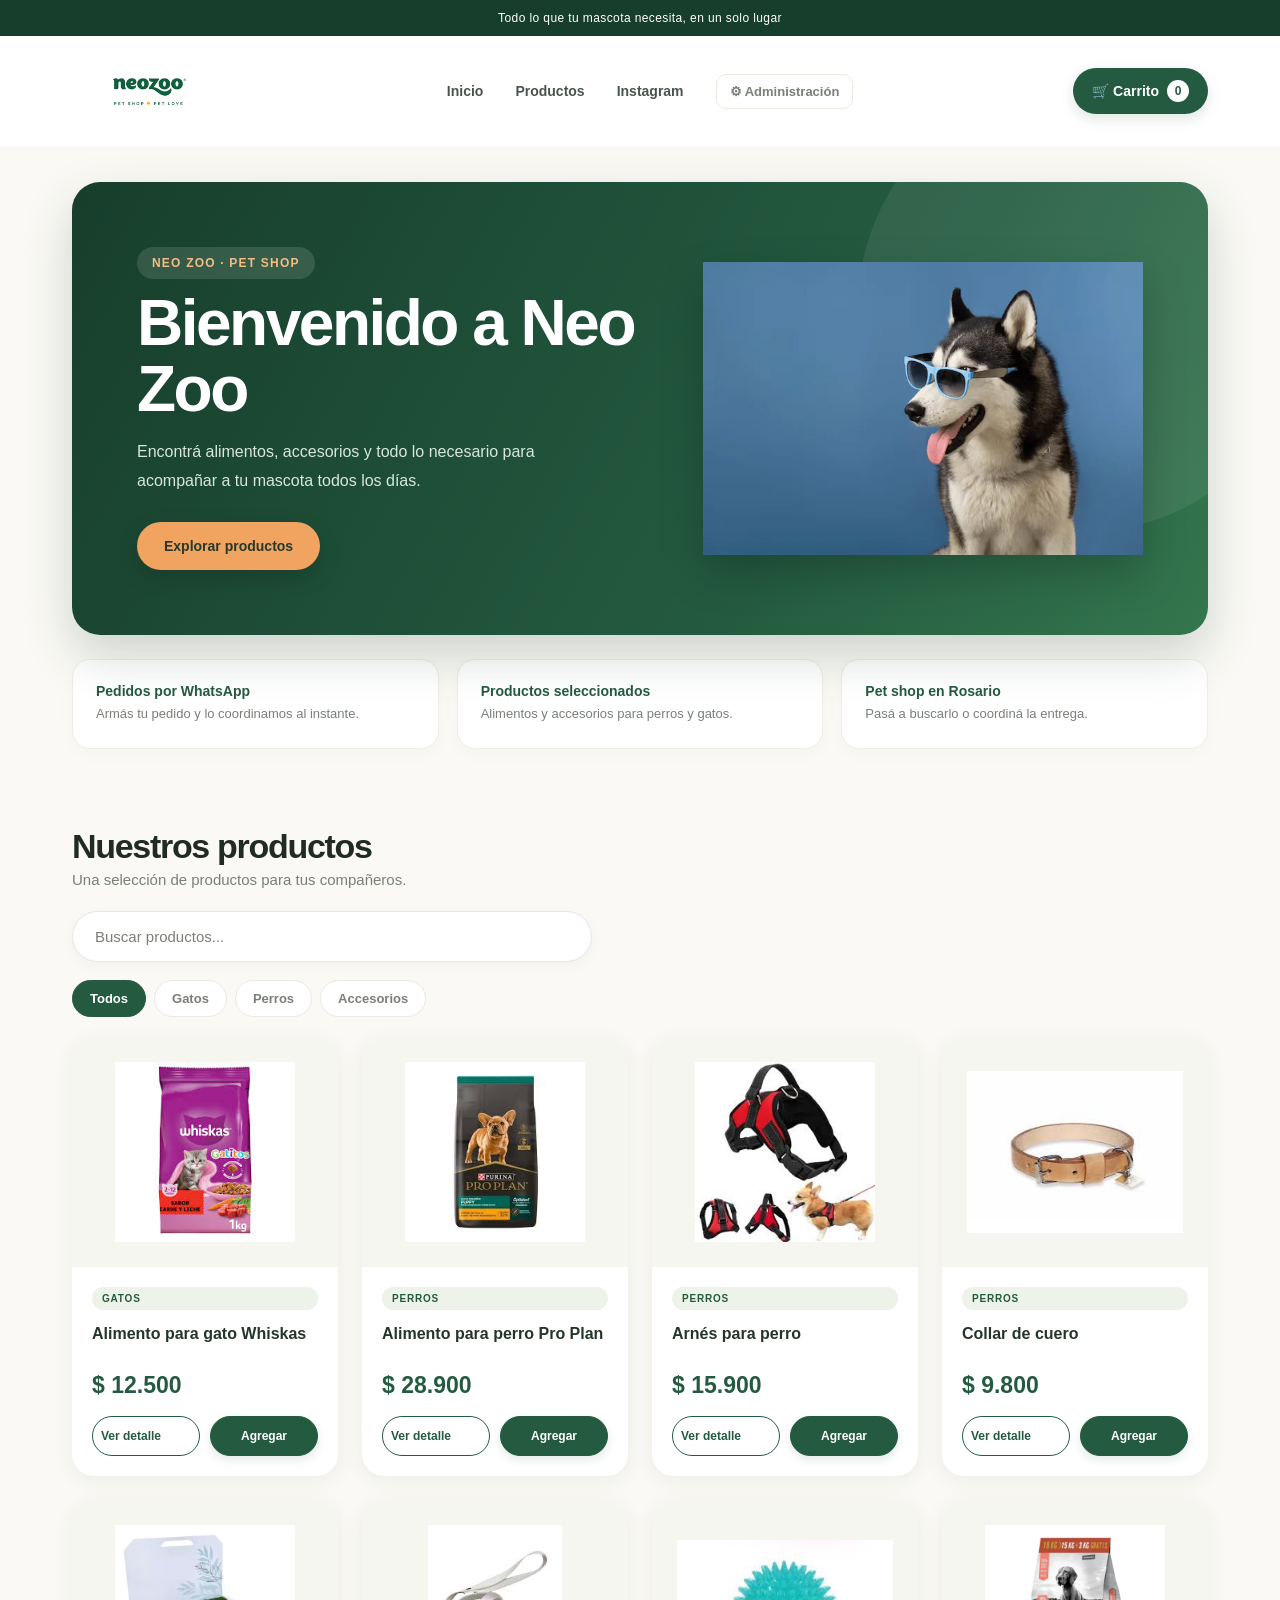
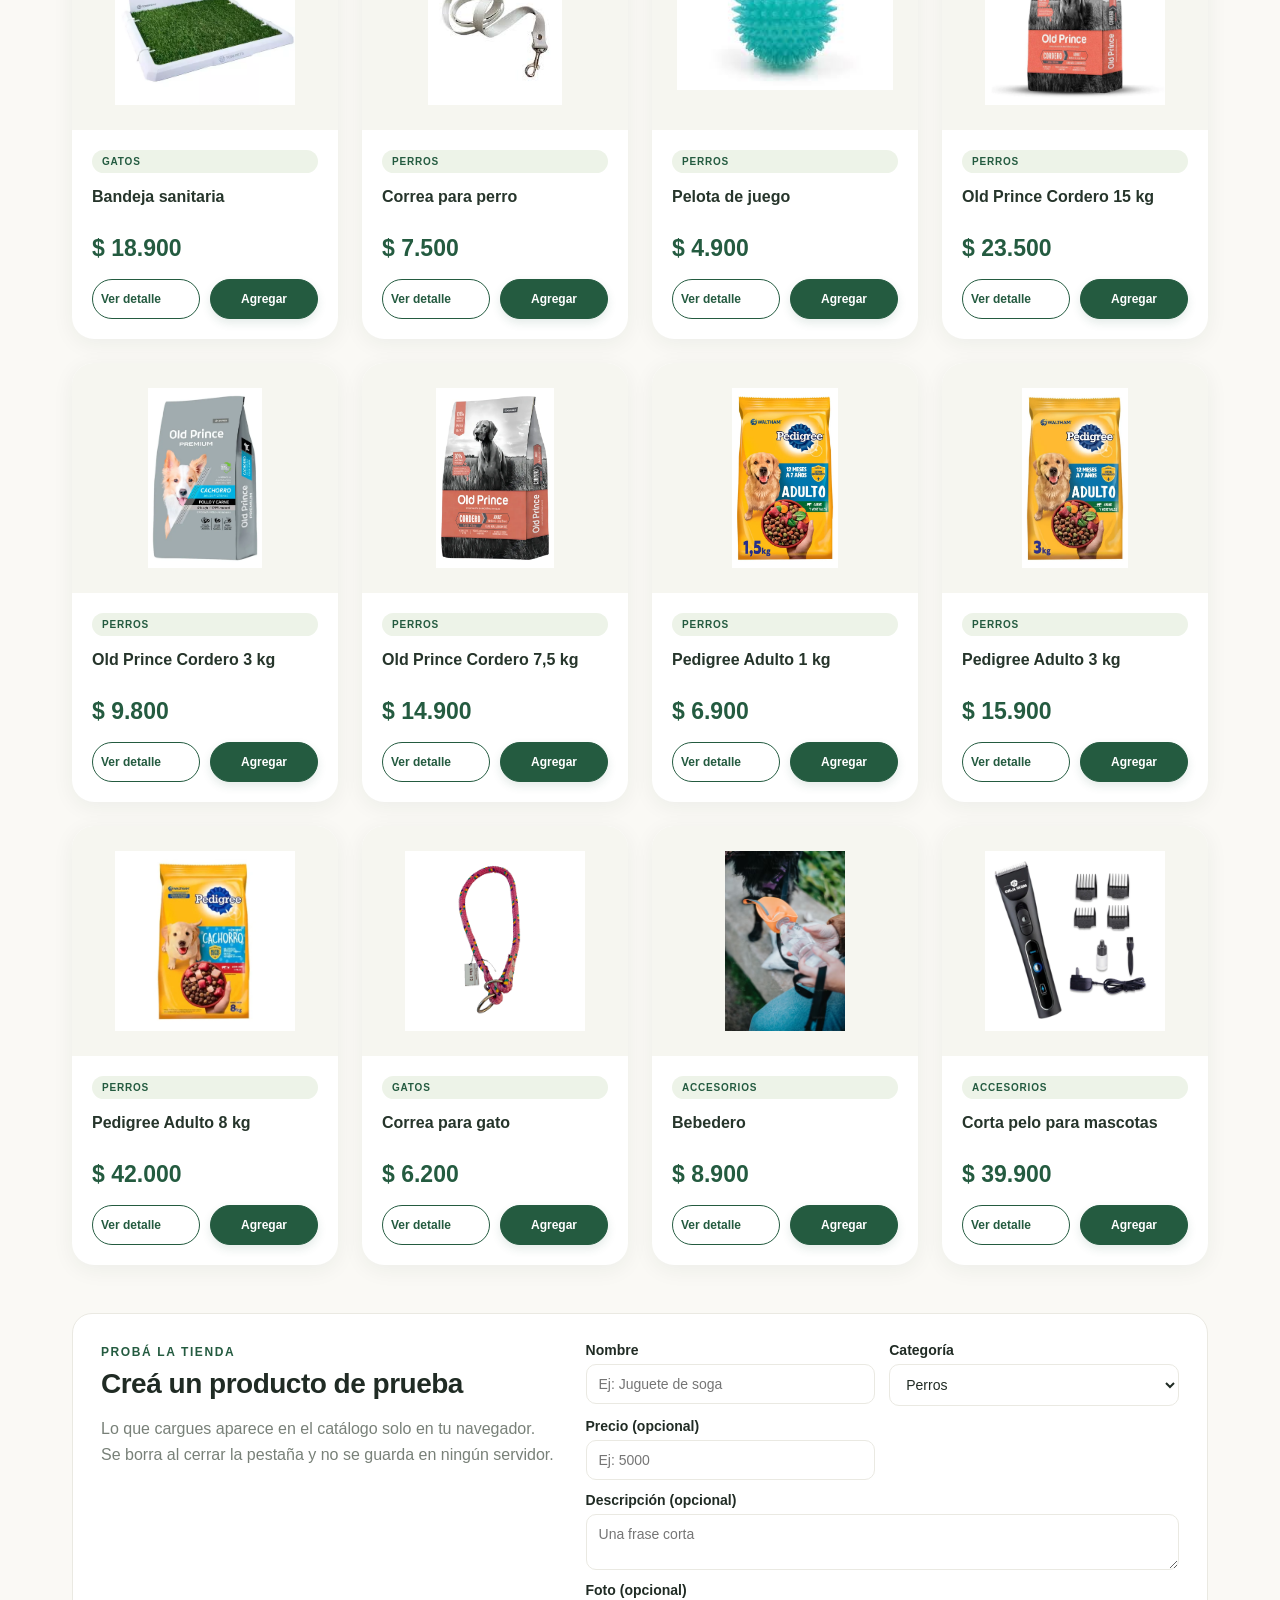
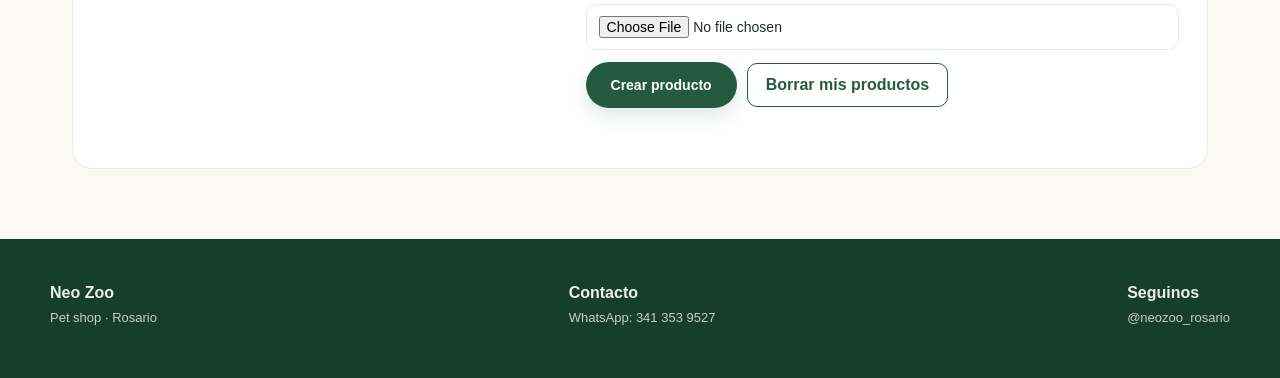
<file: index.html>
<!DOCTYPE html>
<html lang="es">

<head>
    <!-- Configuración del documento -->
    <meta charset="UTF-8">
    <meta name="viewport" content="width=device-width, initial-scale=1.0">

    <title>Neo Zoo - Tu tienda de mascotas</title>

    <!-- Estilos -->
    <link rel="stylesheet" href="css/styles.css">
</head>

<body>

    <!-- =================================
         1. BARRA SUPERIOR
    ================================== -->

    <div class="topbar">
        Todo lo que tu mascota necesita, en un solo lugar
    </div>


    <!-- =================================
         2. ENCABEZADO Y NAVEGACIÓN
    ================================== -->

    <header class="header">

        <nav class="nav">

            <!-- Logo -->
            <a class="brand" href="index.html">
                <img src="img/logo-portada.png" alt="Neo Zoo">
            </a>

            <!-- Menú principal -->
            <div class="navlinks">
                <a href="index.html">Inicio</a>
                <a href="#productos">Productos</a>

                <a href="https://www.instagram.com/neozoo_rosario/"
                   target="_blank"
                   rel="noreferrer">
                    Instagram
                </a>
                <a href="admin.html" class="admin-access">
                ⚙ Administración
                </a>
            </div>

            <!-- Acceso al carrito -->
            <a class="cart-link" href="carrito.html">
                🛒 Carrito
                <span id="cart-count">0</span>
            </a>

        </nav>

    </header>


    <!-- =================================
         3. CONTENIDO PRINCIPAL
    ================================== -->

    <main>

        <!-- Portada principal -->

        <section class="hero">

            <div class="hero-copy">

                <span class="eyebrow">
                    Neo Zoo · Pet shop
                </span>

                <h1>
                    Bienvenido a Neo Zoo
                </h1>

                <p>
                    Encontrá alimentos, accesorios y todo lo necesario
                    para acompañar a tu mascota todos los días.
                </p>

                <a class="primary" href="#productos">
                    Explorar productos
                </a>

            </div>

            <!-- Imagen de portada -->

            <img src="img/perro-bar.webp" alt="Perro">

        </section>


    <!-- Beneficios -->

        <section class="beneficios">
            <div><strong>Pedidos por WhatsApp</strong><span>Armás tu pedido y lo coordinamos al instante.</span></div>
            <div><strong>Productos seleccionados</strong><span>Alimentos y accesorios para perros y gatos.</span></div>
            <div><strong>Pet shop en Rosario</strong><span>Pasá a buscarlo o coordiná la entrega.</span></div>
        </section>

        <!-- =================================
             4. CATÁLOGO DE PRODUCTOS
        ================================== -->

        <section id="productos">

            <div class="section-head">

                <div>
                    <h2>Nuestros productos</h2>

                    <p>
                        Una selección de productos para tus compañeros.
                    </p>
                </div>

            </div>


            <!-- Buscador -->

            <div class="search-box">

                <input
                    type="search"
                    id="search-input"
                    placeholder="Buscar productos..."
                    autocomplete="off"
                    aria-label="Buscar productos"
                >

            </div>


            <!-- Filtros por categoría -->

            <div class="filters" id="filters">
            </div>


            <!-- Productos generados mediante JavaScript -->

            <div class="grid" id="product-grid">
            </div>

        </section>
            <!-- Prueba para el entrevistador -->
    <section class="demo" id="demo">
        <div class="demo-texto">
            <span class="eyebrow">Probá la tienda</span>
            <h2>Creá un producto de prueba</h2>
            <p>Lo que cargues aparece en el catálogo solo en tu navegador. Se borra al cerrar la pestaña y no se guarda en ningún servidor.</p>
        </div>

        <form id="form-demo" class="demo-form">
            <label>Nombre
                <input name="nombre" required maxlength="60" placeholder="Ej: Juguete de soga">
            </label>

            <label>Categoría
                <select name="categoria">
                    <option>Perros</option>
                    <option>Gatos</option>
                    <option>Accesorios</option>
                    <option>Otros</option>
                </select>
            </label>

            <label>Precio (opcional)
                <input name="precio" type="number" min="0" step="1" placeholder="Ej: 5000">
            </label>

            <label class="ancho">Descripción (opcional)
                <textarea name="descripcion" rows="2" maxlength="160" placeholder="Una frase corta"></textarea>
            </label>

            <label class="ancho">Foto (opcional)
                <input name="foto" type="file" accept="image/*">
            </label>

            <div class="demo-botones ancho">
                <button class="primary" type="submit">Crear producto</button>
                <button class="secundario" type="button" id="borrar-demo">Borrar mis productos</button>
            </div>

            <p class="demo-msg ancho" id="demo-msg" role="status"></p>
        </form>
    </section>
    </main>


    <!-- =================================
         5. PIE DE PÁGINA
    ================================== -->

    <footer class="footer">

        <div class="footer-inner">

            <!-- Información del negocio -->

            <div>
                <strong>Neo Zoo</strong>
                <p>Pet shop · Rosario</p>
            </div>


            <!-- Contacto -->

            <div>
                <strong>Contacto</strong>

                <p>
                    <a href="https://wa.me/5493364609342"
                       target="_blank"
                       rel="noreferrer">
                        WhatsApp: 341 353 9527
                    </a>
                </p>
            </div>


            <!-- Redes sociales -->

            <div>
                <strong>Seguinos</strong>

                <p>
                    <a href="https://www.instagram.com/neozoo_rosario/"
                       target="_blank"
                       rel="noreferrer">
                        @neozoo_rosario
                    </a>
                </p>
            </div>

        </div>

    </footer>


    <!-- =================================
         6. ARCHIVOS JAVASCRIPT
    ================================== -->

    <!-- Catálogo de productos -->
    <script src="js/app.js"></script>
</body>
    
</html>
</file>
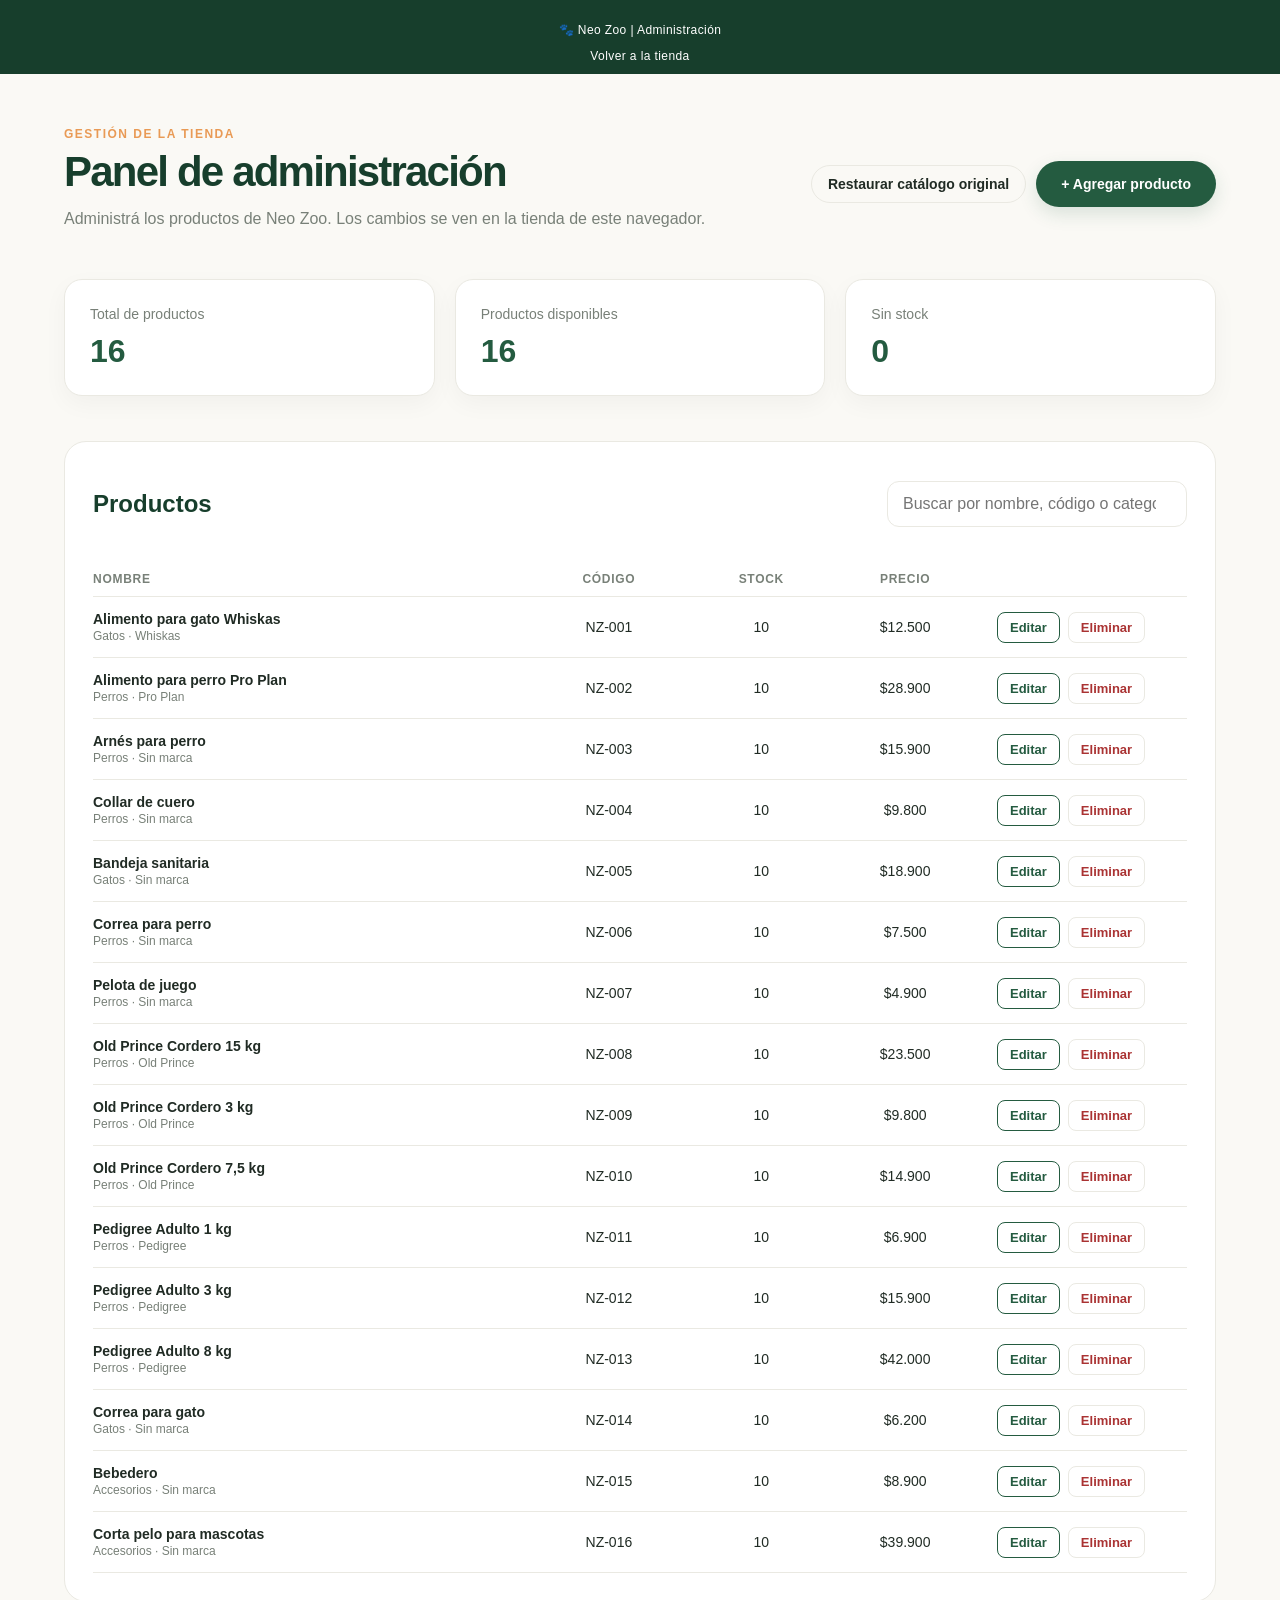
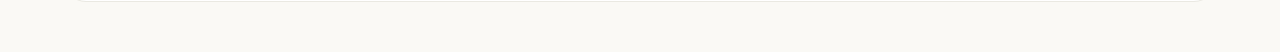
<file: admin.html>
<!DOCTYPE html>
<html lang="es">
<head>
    <meta charset="UTF-8">
    <meta name="viewport" content="width=device-width, initial-scale=1.0">
    <link rel="stylesheet" href="css/styles.css">
    <title>Administración | Neo Zoo</title>
</head>
<body>
 
    <header class="topbar">
        <p>🐾 Neo Zoo | Administración</p>
        <a href="index.html">Volver a la tienda</a>
    </header>
 
    <main class="admin-container">
 
        <section class="admin-header">
            <div>
                <span>GESTIÓN DE LA TIENDA</span>
                <h1>Panel de administración</h1>
                <p>Administrá los productos de Neo Zoo. Los cambios se ven en la tienda de este navegador.</p>
            </div>
 
            <div class="admin-tools">
                <button id="restore-btn" type="button">Restaurar catálogo original</button>
                <button id="new-product-btn" class="primary" type="button">+ Agregar producto</button>
            </div>
        </section>
 
        <section class="admin-stats">
            <article class="admin-stat">
                <span>Total de productos</span>
                <strong id="total-products">0</strong>
            </article>
 
            <article class="admin-stat">
                <span>Productos disponibles</span>
                <strong id="available-products">0</strong>
            </article>
 
            <article class="admin-stat">
                <span>Sin stock</span>
                <strong id="out-of-stock">0</strong>
            </article>
        </section>
 
        <section class="admin-products">
            <div class="admin-section-title">
                <h2>Productos</h2>
                <input type="search" id="admin-search" placeholder="Buscar por nombre, código o categoría...">
            </div>
 
            <div class="admin-table-head">
                <span>Nombre</span>
                <span>Código</span>
                <span>Stock</span>
                <span>Precio</span>
                <span></span>
            </div>
 
            <div id="admin-product-list"></div>
        </section>
 
        <section id="product-form-section" class="admin-form-section" hidden>
            <h2 id="form-title">Agregar producto</h2>
 
            <form id="product-form">
 
                <label for="product-name">Nombre</label>
                <input type="text" id="product-name" required>
 
                <label for="product-sku">Código</label>
                <input type="text" id="product-sku" placeholder="Ej: NZ-017 (si lo dejás vacío se genera solo)">
 
                <label for="product-brand">Marca</label>
                <input type="text" id="product-brand">
 
                <label for="product-category">Categoría</label>
                <input type="text" id="product-category" required placeholder="Perros, Gatos o Accesorios">
 
                <label for="product-price">Precio</label>
                <input type="number" id="product-price" min="0" required>
 
                <label for="product-stock">Stock</label>
                <input type="number" id="product-stock" min="0" required>
 
                <label>Imagen del producto</label>
 
                <div id="image-drop-zone" class="image-drop-zone">
                    <span class="upload-icon">📷</span>
                    <p>Arrastrá y soltá una imagen aquí</p>
                    <span>o</span>
 
                    <button type="button" id="select-image-btn">Seleccionar imagen</button>
 
                    <input type="file" id="product-image" accept="image/*" hidden>
 
                    <img id="image-preview" alt="Vista previa del producto" hidden>
                    <p id="image-file-name"></p>
                </div>
 
                <label for="product-description">Descripción</label>
                <textarea id="product-description"></textarea>
 
                <div class="admin-form-actions">
                    <button type="submit" class="primary">Guardar producto</button>
                    <button type="button" id="cancel-form">Cancelar</button>
                </div>
 
            </form>
        </section>
 
    </main>
 
    <script src="js/app.js"></script>
    <script src="js/admin.js"></script>
</body>
</html>
</file>
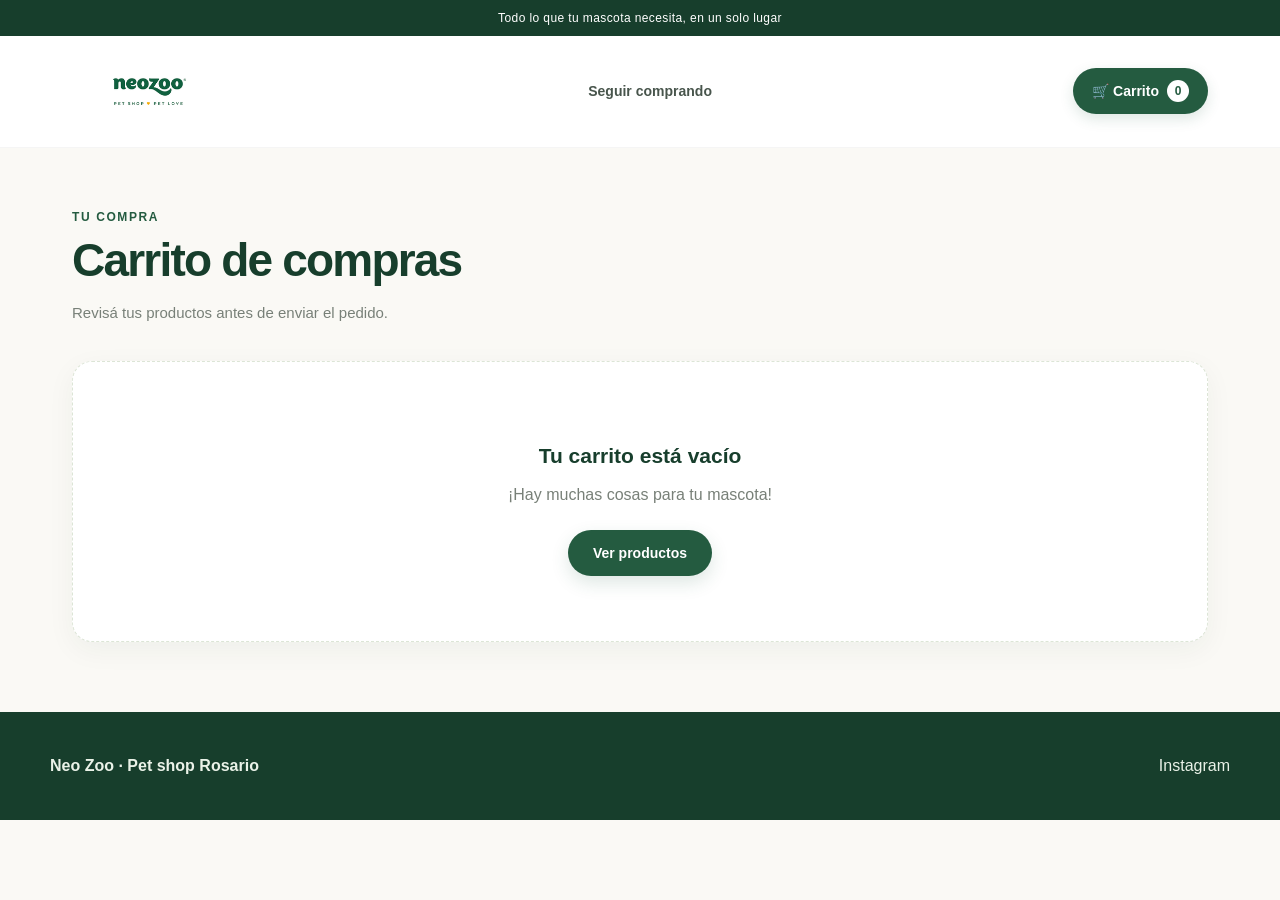
<file: carrito.html>
<!DOCTYPE html>
<html lang="es">

<head>
    <meta charset="UTF-8">
    <meta name="viewport" content="width=device-width, initial-scale=1.0">

    <title>Mi carrito | Neo Zoo</title>

    <link rel="stylesheet" href="css/styles.css">
</head>

<body>

    <!-- Barra superior -->
    <div class="topbar">
        Todo lo que tu mascota necesita, en un solo lugar
    </div>


    <!-- Encabezado y navegación -->
    <header class="header">

        <nav class="nav">

            <a class="brand" href="index.html">
                <img src="img/logo-portada.png" alt="Neo Zoo">
            </a>

            <div class="navlinks">
                <a href="index.html">Seguir comprando</a>
            </div>

            <a class="cart-link" href="carrito.html">
                🛒 Carrito
                <span id="cart-count">0</span>
            </a>

        </nav>

    </header>


    <!-- Contenido principal -->
    <main>

        <div class="page-title">

            <span class="eyebrow">Tu compra</span>

            <h1>Carrito de compras</h1>

            <p class="description">
                Revisá tus productos antes de enviar el pedido.
            </p>

        </div>

        <!-- Aquí JavaScript muestra los productos del carrito -->
        <div id="cart-content"></div>

    </main>


    <!-- Pie de página -->
    <footer class="footer">

        <div class="footer-inner">

            <strong>Neo Zoo · Pet shop Rosario</strong>

            <a href="https://www.instagram.com/neozoo_rosario/">
                Instagram
            </a>

        </div>

    </footer>


    <!-- Archivos JavaScript -->
    
    <script src="js/app.js"></script>

</body>

</html>
</file>
<file: css/styles.css>
/* =========================================
   1. VARIABLES Y CONFIGURACIÓN GENERAL
========================================= */

:root {
    --green: #246b45;
    --green-dark: #174b31;
    --lime: #d9efb2;
    --cream: #f7f8f3;
    --ink: #1d2a22;
    --muted: #68756c;
    --line: #e5e9e2;
}

* {
    box-sizing: border-box;
}

body {
    margin: 0;
    font-family: Inter, Arial, sans-serif;
    background: var(--cream);
    color: var(--ink);
}

a {
    color: inherit;
    text-decoration: none;
}

button {
    font: inherit;
    cursor: pointer;
}


/* =========================================
   2. BARRA SUPERIOR Y NAVEGACIÓN
========================================= */

.topbar {
    background: var(--green-dark);
    color: #fff;
    text-align: center;
    padding: 9px 16px;
    font-size: 13px;
}

.header {
    background: #fff;
    border-bottom: 1px solid var(--line);
    position: sticky;
    top: 0;
    z-index: 5;
}

.nav {
    max-width: 1180px;
    margin: auto;
    padding: 14px 22px;
    display: flex;
    align-items: center;
    justify-content: space-between;
    gap: 20px;
}

.brand img {
    width: 145px;
    display: block;
}

.navlinks {
    display: flex;
    align-items: center;
    gap: 25px;
    font-size: 14px;
    font-weight: 600;
}

.navlinks a:hover {
    color: var(--green);
}

.cart-link {
    background: var(--green);
    color: #fff;
    padding: 10px 15px;
    border-radius: 999px;
    font-weight: 700;
    font-size: 14px;
}


/* =========================================
   3. CONTENIDO PRINCIPAL
========================================= */

main {
    max-width: 1180px;
    margin: auto;
    padding: 34px 22px 70px;
}


/* =========================================
   4. PORTADA / HERO
========================================= */

.hero {
    background: linear-gradient(110deg, #e7f1df, #f4f6e9);
    border-radius: 24px;
    min-height: 300px;
    padding: 45px;
    display: flex;
    align-items: center;
    justify-content: space-between;
    gap: 30px;
    overflow: hidden;
}

.hero-copy {
    max-width: 520px;
}

.eyebrow {
    color: var(--green);
    font-size: 12px;
    font-weight: 800;
    letter-spacing: 1.6px;
    text-transform: uppercase;
}

h1 {
    font-size: clamp(34px, 5vw, 54px);
    line-height: 1.04;
    margin: 12px 0 16px;
    letter-spacing: -1.8px;
}

.hero p {
    color: #536358;
    line-height: 1.7;
    max-width: 470px;
}

.hero img {
    width: min(38%, 340px);
    max-height: 230px;
    object-fit: contain;
}

.primary {
    display: inline-block;
    background: var(--green);
    color: #fff;
    padding: 13px 20px;
    border: 0;
    border-radius: 10px;
    font-weight: 700;
    margin-top: 10px;
}

.primary:hover {
    background: var(--green-dark);
}


/* =========================================
   5. TÍTULOS Y FILTROS DEL CATÁLOGO
========================================= */

.section-head {
    display: flex;
    align-items: end;
    justify-content: space-between;
    gap: 16px;
    margin: 42px 0 18px;
}

.section-head h2 {
    margin: 0;
    font-size: 27px;
}

.section-head p {
    margin: 5px 0 0;
    color: var(--muted);
    font-size: 14px;
}

.filters {
    display: flex;
    gap: 8px;
    flex-wrap: wrap;
    margin: 0 0 20px;
}

.filter {
    border: 1px solid var(--line);
    background: #fff;
    color: var(--muted);
    padding: 9px 14px;
    border-radius: 999px;
}

.filter.active,
.filter:hover {
    background: var(--green);
    color: white;
    border-color: var(--green);
}


/* BUSCADOR DE PRODUCTOS */

.search-box {
    margin-bottom: 18px;
}

.search-box input {
    width: 100%;
    max-width: 450px;
    padding: 13px 16px;
    border: 1px solid var(--line);
    border-radius: 10px;
    background: white;
    color: var(--ink);
    font-size: 15px;
    outline: none;
    transition: .2s;
}

.search-box input:focus {
    border-color: var(--green);
    box-shadow: 0 0 0 3px #246b4515;
}

.search-box input::placeholder {
    color: var(--muted);
}


/* =========================================
   6. CATÁLOGO Y TARJETAS DE PRODUCTOS
========================================= */

.grid {
    display: grid;
    grid-template-columns: repeat(4, minmax(0, 1fr));
    gap: 18px;
}

/* Tarjeta completa */

.product-card {
    background: #fff;
    border: 1px solid var(--line);
    border-radius: 16px;
    overflow: hidden;
    display: flex;
    flex-direction: column;
    min-width: 0;
    transition: .2s;
}

.product-card:hover {
    transform: translateY(-3px);
    box-shadow: 0 12px 28px #1b3c2510;
}

/* Contenedor exclusivo de la fotografía */

.product-image {
    height: 190px;
    width: 100%;
    background: #f6f7f2;
    display: flex;
    align-items: center;
    justify-content: center;
    padding: 18px;
    overflow: hidden;
    flex-shrink: 0;
}

/* Imagen principal del producto */

.product-image img {
    display: block;
    width: 100%;
    height: 100%;
    max-width: 100%;
    max-height: 100%;
    object-fit: contain;
}

/* Ocultar imágenes adicionales en las tarjetas */

.product-image img:not(:first-of-type) {
    display: none;
}

/* Información del producto */

.product-info {
    padding: 15px;
    display: flex;
    flex-direction: column;
    flex: 1;
}

.category {
    font-size: 11px;
    text-transform: uppercase;
    letter-spacing: 1px;
    color: var(--green);
    font-weight: 800;
}

.product-info h3 {
    font-size: 16px;
    margin: 7px 0 9px;
    min-height: 38px;
}

.price {
    font-weight: 800;
    font-size: 18px;
    margin: 0 0 12px;
}

/* Botones alineados */

.card-actions {
    display: flex;
    gap: 8px;
    margin-top: auto;
}

.small-btn {
    border: 1px solid var(--green);
    border-radius: 8px;
    padding: 9px 10px;
    font-weight: 700;
    background: white;
    color: var(--green);
    flex: 1;
}

.small-btn.add {
    background: var(--green);
    color: #fff;
}

.small-btn:hover {
    opacity: .85;
}


/* =========================================
   7. PIE DE PÁGINA
========================================= */

.footer {
    background: #173d2a;
    color: #eaf2e8;
    padding: 32px 22px;
}

.footer-inner {
    max-width: 1180px;
    margin: auto;
    display: flex;
    justify-content: space-between;
    gap: 20px;
    flex-wrap: wrap;
}

.footer p {
    color: #c3d1c5;
    font-size: 13px;
    margin: 8px 0;
}


/* =========================================
   8. PÁGINA DE INFORMACIÓN DEL PRODUCTO
========================================= */

.page-title {
    margin: 8px 0 24px;
}

.breadcrumb {
    color: var(--muted);
    font-size: 13px;
    margin-bottom: 14px;
}

.detail {
    display: grid;
    grid-template-columns: 1fr 1fr;
    gap: 40px;
    background: #fff;
    border: 1px solid var(--line);
    border-radius: 20px;
    padding: 28px;
}

.detail-image {
    background: #f7f8f3;
    border-radius: 14px;
    min-height: 360px;
    display: grid;
    place-items: center;
    padding: 25px;
    overflow: hidden;
}

.detail-image img {
    display: block;
    width: 100%;
    height: 310px;
    object-fit: contain;
}

.detail-copy {
    align-self: center;
}

.detail-copy h1 {
    font-size: 36px;
}

.detail-copy .price {
    font-size: 28px;
}

.description {
    color: var(--muted);
    line-height: 1.7;
}

/* Selector de cantidad */

.qty {
    display: flex;
    align-items: center;
    gap: 12px;
    margin: 18px 0;
}

.qty button {
    width: 34px;
    height: 34px;
    border: 1px solid var(--line);
    background: #fff;
    border-radius: 8px;
}

.qty span {
    font-weight: 700;
    min-width: 20px;
    text-align: center;
}


/* =========================================
   9. PÁGINA DEL CARRITO
========================================= */

.cart-layout {
    display: grid;
    grid-template-columns: 1.5fr .8fr;
    gap: 24px;
    align-items: start;
}

.cart-panel,
.summary {
    background: #fff;
    border: 1px solid var(--line);
    border-radius: 16px;
    padding: 22px;
}

/* Fila individual del carrito */

.cart-row {
    display: grid;
    grid-template-columns: 88px 1fr auto;
    gap: 16px;
    align-items: center;
    padding: 14px 0;
    border-bottom: 1px solid var(--line);
}

.cart-row:last-child {
    border: 0;
}

.cart-row img {
    width: 88px;
    height: 80px;
    object-fit: contain;
    background: #f7f8f3;
    border-radius: 10px;
    padding: 8px;
}

.cart-row h3 {
    font-size: 15px;
    margin: 0 0 6px;
}

.cart-row p {
    margin: 0;
    color: var(--muted);
    font-size: 13px;
}

/* Controles de cantidad */

.cart-controls {
    display: flex;
    align-items: center;
    gap: 8px;
    margin-top: 9px;
}

.cart-controls button {
    border: 1px solid var(--line);
    background: #fff;
    border-radius: 6px;
    width: 27px;
    height: 27px;
}

/* Eliminar productos */

.remove {
    border: 0 !important;
    color: #a33;
    background: transparent !important;
    width: auto !important;
}

/* Resumen de compra */

.summary h2 {
    margin-top: 0;
}

.summary-line {
    display: flex;
    justify-content: space-between;
    padding: 10px 0;
    border-bottom: 1px solid var(--line);
}

.summary .primary {
    width: 100%;
    text-align: center;
}

.empty {
    text-align: center;
    padding: 48px 20px;
    color: var(--muted);
}


/* =========================================
   10. DISEÑO RESPONSIVE - TABLETS
========================================= */

@media (max-width: 850px) {

    .grid {
        grid-template-columns: repeat(2, minmax(0, 1fr));
    }

    .hero {
        padding: 32px;
    }

    .cart-layout {
        grid-template-columns: 1fr;
    }

    .detail {
        gap: 22px;
    }
}


/* =========================================
   11. DISEÑO RESPONSIVE - CELULARES
========================================= */

@media (max-width: 560px) {

    /* Navegación */

    .nav {
        padding: 12px 16px;
    }

    .brand img {
        width: 112px;
    }

    .navlinks {
        gap: 12px;
        font-size: 12px;
    }

    .cart-link {
        padding: 9px 11px;
    }

    /* Portada */

    .hero {
        padding: 26px;
        min-height: 0;
    }

    .hero img {
        width: 30%;
    }

    .hero p {
        font-size: 14px;
    }

    /* Catálogo */

    .grid {
        gap: 11px;
    }

    .product-image {
        height: 145px;
        padding: 12px;
    }

    .product-info {
        padding: 11px;
    }

    .product-info h3 {
        font-size: 14px;
    }

    .small-btn {
        font-size: 12px;
        padding: 8px 5px;
    }

    /* Información del producto */

    .detail {
        grid-template-columns: 1fr;
        padding: 15px;
    }

    .detail-image {
        min-height: 250px;
    }

    .detail-image img {
        height: 220px;
    }

    .detail-copy h1 {
        font-size: 29px;
    }

    /* Carrito */

    .cart-row {
        grid-template-columns: 65px 1fr auto;
        gap: 10px;
    }

    .cart-row img {
        width: 65px;
        height: 65px;
    }

    .cart-row > strong {
        font-size: 13px;
    }
}


/* =========================================
   12. MEJORAS VISUALES Y ANIMACIONES
========================================= */

:root {
    --ease: cubic-bezier(.2, .7, .2, 1);
    --shadow-card: 0 14px 32px rgba(23, 75, 49, .12);
}

html {
    scroll-behavior: smooth;
}

:focus-visible {
    outline: 2px solid var(--green);
    outline-offset: 3px;
}

/* Header */

.header {
    transition: box-shadow .3s var(--ease);
}

.header.scrolled {
    box-shadow: 0 8px 22px rgba(23, 75, 49, .08);
}

.navlinks a {
    position: relative;
    transition: color .2s;
}

.navlinks a::after {
    content: "";
    position: absolute;
    left: 0;
    bottom: -6px;
    width: 0;
    height: 2px;
    border-radius: 2px;
    background: var(--green);
    transition: width .3s var(--ease);
}

.navlinks a:hover::after {
    width: 100%;
}

.cart-link {
    display: inline-flex;
    align-items: center;
    gap: 8px;
    transition: transform .2s var(--ease), background .2s;
}

.cart-link:hover {
    background: var(--green-dark);
    transform: translateY(-2px);
}

#cart-count {
    display: inline-grid;
    place-items: center;
    min-width: 22px;
    height: 22px;
    padding: 0 6px;
    border-radius: 999px;
    background: #fff;
    color: var(--green);
    font-size: 12px;
    font-weight: 800;
}

#cart-count.bump {
    animation: rebote .45s var(--ease);
}

@keyframes rebote {
    0%   { transform: scale(1); }
    40%  { transform: scale(1.35); }
    100% { transform: scale(1); }
}

/* Entradas */

@keyframes subir {
    from { opacity: 0; transform: translateY(18px); }
    to   { opacity: 1; transform: none; }
}

@keyframes aparecer {
    from { opacity: 0; transform: translateY(14px); }
    to   { opacity: 1; transform: none; }
}

/* "backwards" evita que la animación bloquee el hover después de terminar */

/* Hero */

.hero {
    position: relative;
    isolation: isolate;
}

.hero::after {
    content: "";
    position: absolute;
    right: -90px;
    top: -90px;
    width: 300px;
    height: 300px;
    border-radius: 50%;
    background: radial-gradient(circle, #d9efb2 0%, transparent 70%);
    z-index: -1;
}

.hero-copy {
    animation: subir .8s var(--ease) backwards;
}

.hero img {
    animation: subir .8s var(--ease) .15s backwards;
}

/* Botones */

.primary {
    transition: background .2s, transform .2s var(--ease), box-shadow .2s;
}

.primary:hover {
    transform: translateY(-2px);
    box-shadow: 0 10px 22px rgba(36, 107, 69, .25);
}

.primary:active,
.small-btn:active,
.qty button:active,
.cart-controls button:active {
    transform: scale(.96);
}

.filter {
    transition: background .2s, color .2s, border-color .2s, transform .15s;
}

.filter:active {
    transform: scale(.96);
}

.small-btn {
    transition: background .2s, color .2s, opacity .2s, transform .15s;
}

.small-btn.add.ok {
    background: #2f8a5a;
    border-color: #2f8a5a;
}

.qty button,
.cart-controls button {
    transition: background .2s, transform .15s;
}

.qty button:hover,
.cart-controls button:hover {
    background: var(--cream);
}

/* Tarjetas de producto */

.product-card {
    animation: aparecer .6s var(--ease) backwards;
    animation-delay: calc(var(--i, 0) * 60ms);
}

.product-card:hover {
    box-shadow: var(--shadow-card);
}

.product-image img {
    transition: transform .5s var(--ease);
}

.product-card:hover .product-image img {
    transform: scale(1.06);
}

/* Carrito */

.cart-row {
    animation: aparecer .4s var(--ease) backwards;
}

.summary {
    position: sticky;
    top: 100px;
}

/* Preferencias de accesibilidad: sin animaciones si el usuario las desactiva */

@media (prefers-reduced-motion: reduce) {
    *, *::before, *::after {
        animation: none !important;
        transition: none !important;
        scroll-behavior: auto !important;
    }
}

@media (max-width: 850px) {
    .summary {
        position: static;
    }
}

/* Franja de beneficios */

.beneficios {
    display: grid;
    grid-template-columns: repeat(3, minmax(0, 1fr));
    gap: 14px;
    margin-top: 18px;
}

.beneficios div {
    display: flex;
    flex-direction: column;
    gap: 4px;
    padding: 18px;
    background: #fff;
    border: 1px solid var(--line);
    border-radius: 14px;
    animation: aparecer .6s var(--ease) backwards;
}

.beneficios div:nth-child(2) { animation-delay: .1s; }
.beneficios div:nth-child(3) { animation-delay: .2s; }

.beneficios strong {
    color: var(--green);
    font-size: 15px;
}

.beneficios span {
    color: var(--muted);
    font-size: 13px;
    line-height: 1.5;
}

@media (max-width: 850px) {
    .beneficios { grid-template-columns: 1fr; }
}

/* Ajuste del header en celulares: evita desborde horizontal */
@media (max-width: 560px) {
    .nav {
        flex-wrap: wrap;
        justify-content: space-between;
        row-gap: 10px;
    }

    .navlinks {
        flex-wrap: wrap;
        gap: 12px;
    }
}

/* =========================================
   13. RENOVACIÓN VISUAL NEO ZOO
========================================= */

:root {
    --green: #245b40;
    --green-dark: #173e2c;
    --lime: #e5efcf;
    --cream: #faf9f5;
    --ink: #202b24;
    --muted: #788078;
    --line: #eae9e2;
    --accent: #e99a55;
}

/* Fondo general */

body {
    background: var(--cream);
    color: var(--ink);
}

/* Barra superior */

.topbar {
    background: var(--green-dark);
    padding: 11px 16px;
    font-size: 12px;
    letter-spacing: .4px;
}

/* Navegación */

.header {
    background: rgba(255, 255, 255, .96);
    backdrop-filter: blur(12px);
    border-bottom: 1px solid rgba(0, 0, 0, .04);
}

.nav {
    min-height: 78px;
}

.brand img {
    width: 155px;
    transition: transform .25s ease;
}

.brand:hover img {
    transform: scale(1.04);
}

.navlinks {
    gap: 32px;
    color: #48554c;
}

.navlinks a {
    transition: color .2s ease;
}

.cart-link {
    padding: 12px 19px;
    box-shadow: 0 5px 14px rgba(36, 91, 64, .15);
}

/* Portada principal */

.hero {
    background:
        radial-gradient(circle at 85% 20%, #f4dfc4 0%, transparent 28%),
        linear-gradient(115deg, #edf3e5, #f8f5e9);
    min-height: 370px;
    padding: 58px;
    border-radius: 28px;
    box-shadow: 0 15px 40px rgba(40, 65, 44, .06);
}

.hero-copy {
    max-width: 560px;
}

.hero .eyebrow {
    display: inline-block;
    background: rgba(36, 91, 64, .09);
    padding: 8px 13px;
    border-radius: 999px;
    letter-spacing: 1.2px;
}

.hero h1 {
    font-size: clamp(38px, 5vw, 60px);
    line-height: 1.02;
    letter-spacing: -2.5px;
    max-width: 540px;
}

.hero p {
    font-size: 16px;
    line-height: 1.8;
    color: #68746b;
}

.hero img {
    width: min(40%, 390px);
    max-height: 280px;
    filter: drop-shadow(0 15px 15px rgba(40, 50, 35, .10));
}

/* Botón principal */

.primary {
    background: var(--green);
    border-radius: 999px;
    padding: 15px 25px;
    font-size: 14px;
    box-shadow: 0 7px 18px rgba(36, 91, 64, .15);
}

/* Beneficios */

.beneficios {
    gap: 18px;
    margin-top: 24px;
}

.beneficios div {
    padding: 23px;
    border-radius: 18px;
    border-color: #eeede6;
    box-shadow: 0 5px 20px rgba(30, 50, 35, .025);
}

.beneficios strong {
    font-size: 14px;
}

.beneficios span {
    line-height: 1.7;
}

/* Títulos de sección */

.section-head {
    margin-top: 58px;
    margin-bottom: 23px;
}

.section-head h2 {
    font-size: 32px;
    letter-spacing: -1px;
}

.section-head p {
    font-size: 15px;
}

/* Buscador */

.search-box input {
    max-width: 520px;
    padding: 15px 19px;
    border-radius: 999px;
    background: #fff;
    border-color: #e8e8df;
}

/* Filtros */

.filter {
    padding: 10px 17px;
    font-size: 13px;
    font-weight: 600;
}

/* Tarjetas */

.grid {
    gap: 22px;
}

.product-card {
    border-radius: 20px;
    border-color: #eeede7;
    box-shadow: 0 4px 18px rgba(30, 50, 35, .025);
    transition: transform .3s ease, box-shadow .3s ease;
}

.product-card:hover {
    transform: translateY(-6px);
    box-shadow: 0 18px 35px rgba(30, 50, 35, .10);
}

.product-image {
    height: 215px;
    background: #f5f5ef;
    padding: 22px;
}

.product-info {
    padding: 18px;
}

.product-info h3 {
    font-size: 15px;
    line-height: 1.45;
}

.price {
    color: var(--green-dark);
    font-size: 20px;
}

/* Botones de productos */

.small-btn {
    border-radius: 999px;
    padding: 11px 9px;
    font-size: 12px;
}

.small-btn.add {
    box-shadow: 0 4px 10px rgba(36, 91, 64, .12);
}

/* Pie de página */

.footer {
    background: #173e2c;
    padding: 45px 22px;
}

.footer-inner {
    align-items: center;
}

.footer a {
    transition: color .2s ease;
}

.footer a:hover {
    color: #f0b77e;
}

/* Responsive */

@media (max-width: 850px) {
    .hero {
        padding: 35px;
    }

    .hero h1 {
        font-size: 42px;
    }

    .product-image {
        height: 190px;
    }
}

@media (max-width: 560px) {
    .hero {
        padding: 25px;
        border-radius: 20px;
    }

    .hero h1 {
        font-size: 35px;
        letter-spacing: -1.5px;
    }

    .hero img {
        width: 30%;
    }

    .section-head h2 {
        font-size: 26px;
    }

    .product-image {
        height: 150px;
    }

    .nav {
        min-height: auto;
    }
}

/* =========================================
   14. HERO DESTACADO - NEO ZOO
========================================= */

.hero {
    background: linear-gradient(120deg, #173e2c 0%, #245b40 65%, #34764e 100%);
    min-height: 440px;
    padding: 65px;
    border-radius: 28px;
    display: flex;
    align-items: center;
    justify-content: space-between;
    gap: 35px;
    position: relative;
    overflow: hidden;
    box-shadow: 0 20px 50px rgba(23, 62, 44, .20);
}

.hero::after {
    content: "";
    position: absolute;
    width: 450px;
    height: 450px;
    right: -100px;
    top: -100px;
    border-radius: 50%;
    background: rgba(255, 255, 255, .07);
    z-index: 0;
}

.hero-copy {
    position: relative;
    z-index: 1;
    max-width: 560px;
}

.hero .eyebrow {
    color: #f3bd83;
    background: rgba(255, 255, 255, .12);
    padding: 9px 15px;
    border-radius: 999px;
}

.hero h1 {
    color: #fff;
    font-size: clamp(42px, 5vw, 64px);
    line-height: 1.03;
    letter-spacing: -2.5px;
}

.hero p {
    color: #d8e7dc;
    font-size: 16px;
    line-height: 1.8;
}

.hero .primary {
    background: #f0a45f;
    color: #26382c;
    padding: 16px 27px;
    font-weight: 800;
    border-radius: 999px;
    box-shadow: 0 8px 22px rgba(0, 0, 0, .15);
}

.hero .primary:hover {
    background: #ffc184;
}

.hero img {
    position: relative;
    z-index: 1;
    width: min(44%, 440px);
    max-height: 340px;
    object-fit: contain;
    filter: drop-shadow(0 18px 20px rgba(0, 0, 0, .20));
}

/* Adaptación para celular */

@media (max-width: 560px) {
    .hero {
        min-height: 0;
        padding: 32px 25px;
        flex-direction: column;
        align-items: flex-start;
    }

    .hero h1 {
        font-size: 39px;
    }

    .hero img {
        width: 75%;
        max-height: 220px;
        align-self: center;
    }
}

/* =========================================
   15. CATÁLOGO PREMIUM NEO ZOO
========================================= */

#productos {
    padding-top: 20px;
}

.section-head h2 {
    font-size: 34px;
    font-weight: 800;
    letter-spacing: -1.3px;
}

.section-head p {
    font-size: 15px;
}

/* Tarjetas */

.grid {
    gap: 24px;
}

.product-card {
    border: none;
    border-radius: 22px;
    background: #fff;
    overflow: hidden;
    box-shadow: 0 5px 22px rgba(25, 55, 35, .06);
    transition: transform .3s ease, box-shadow .3s ease;
}

.product-card:hover {
    transform: translateY(-8px);
    box-shadow: 0 18px 38px rgba(25, 55, 35, .13);
}

/* Fotografía */

.product-image {
    height: 230px;
    padding: 25px;
    background: #f6f6f0;
    position: relative;
}

.product-image img {
    transition: transform .4s ease;
}

.product-card:hover .product-image img {
    transform: scale(1.09);
}

/* Información */

.product-info {
    padding: 20px;
}

.category {
    display: inline-block;
    background: #edf3e8;
    color: #245b40;
    padding: 6px 10px;
    border-radius: 999px;
    font-size: 10px;
    letter-spacing: .8px;
}

.product-info h3 {
    font-size: 16px;
    line-height: 1.5;
    margin: 12px 0;
    color: #26352b;
}

.price {
    font-size: 23px;
    color: #245b40;
    font-weight: 900;
    margin-bottom: 17px;
}

/* Acciones */

.card-actions {
    gap: 10px;
}

.small-btn {
    border-radius: 999px;
    padding: 12px 8px;
    font-size: 12px;
    font-weight: 800;
    transition: all .25s ease;
}

.small-btn:not(.add):hover {
    background: #edf3e8;
    color: #173e2c;
}

.small-btn.add {
    background: #245b40;
    border-color: #245b40;
    color: white;
}

.small-btn.add:hover {
    background: #173e2c;
    transform: translateY(-2px);
}

/* Buscador */

.search-box input {
    border-radius: 999px;
    padding: 16px 22px;
    border: 1px solid #e5e8df;
    box-shadow: 0 4px 15px rgba(25, 55, 35, .035);
}

/* Móvil */

@media (max-width: 560px) {
    .grid {
        gap: 13px;
    }

    .product-image {
        height: 155px;
        padding: 13px;
    }

    .product-info {
        padding: 13px;
    }

    .price {
        font-size: 18px;
    }
}

@media (max-width: 560px) {
}

/* =========================================
   17. CARRITO PREMIUM NEO ZOO
========================================= */

.page-title {
    margin: 25px 0 35px;
}

.page-title h1 {
    color: var(--green-dark);
    font-size: clamp(34px, 4vw, 46px);
}

.page-title .description {
    font-size: 15px;
}

/* Distribución */

.cart-layout {
    grid-template-columns: minmax(0, 1.6fr) minmax(280px, .8fr);
    gap: 28px;
}

/* Paneles */

.cart-panel,
.summary {
    border: 1px solid #eeede7;
    border-radius: 22px;
    padding: 26px;
    box-shadow: 0 8px 28px rgba(25, 55, 35, .05);
}

.cart-panel h2,
.summary h2 {
    color: var(--green-dark);
    font-size: 21px;
}

/* Productos */

.cart-row {
    grid-template-columns: 100px minmax(0, 1fr) auto;
    gap: 20px;
    padding: 20px 0;
}

.cart-row img {
    width: 100px;
    height: 100px;
    border-radius: 15px;
    background: #f5f5ef;
    padding: 12px;
}

.cart-row h3 {
    font-size: 16px;
    color: var(--ink);
}

.cart-row p {
    margin-top: 5px;
    line-height: 1.5;
}

/* Cantidades */

.cart-controls {
    gap: 10px;
}

.cart-controls button {
    width: 32px;
    height: 32px;
    border-radius: 50%;
    font-weight: 800;
    color: var(--green);
}

.cart-controls button:hover {
    background: #edf3e8;
    border-color: var(--green);
}

/* Eliminar */

.remove {
    font-size: 13px;
    font-weight: 700;
    color: #bd5656;
}

/* Resumen */

.summary {
    background: #f1f5ec;
    border: 1px solid #e4ebdc;
    position: sticky;
    top: 105px;
}

.summary h2 {
    margin-bottom: 20px;
}

.summary-line {
    color: #56645a;
    padding: 14px 0;
    font-size: 14px;
}

.summary-line:last-of-type {
    color: var(--green-dark);
    font-size: 19px;
    font-weight: 900;
}

/* Botón de compra */

.summary .primary {
    display: block;
    width: 100%;
    text-align: center;
    background: #245b40;
    border-radius: 999px;
    padding: 16px;
    margin-top: 22px;
    font-size: 14px;
    font-weight: 800;
}

.summary .primary:hover {
    background: #173e2c;
}

/* Carrito vacío */

.empty {
    background: white;
    border: 1px dashed #dce5d6;
    border-radius: 20px;
    padding: 65px 25px;
}

.empty h2 {
    color: var(--green-dark);
}

/* Responsive */

@media (max-width: 850px) {
    .cart-layout {
        grid-template-columns: 1fr;
    }

    .summary {
        position: static;
    }
}

@media (max-width: 560px) {
    .cart-panel,
    .summary {
        padding: 17px;
        border-radius: 17px;
    }

    .cart-row {
        grid-template-columns: 68px minmax(0, 1fr);
        gap: 12px;
    }

    .cart-row img {
        width: 68px;
        height: 68px;
    }

    .cart-row > strong {
        grid-column: 2;
    }
}

/* =========================================
   18. PANEL DE ADMINISTRACIÓN
========================================= */

.admin-container {
    max-width: 1200px;
    margin: 50px auto;
    padding: 0 24px;
}

.admin-header {
    display: flex;
    justify-content: space-between;
    align-items: center;
    gap: 24px;
    margin-bottom: 35px;
}

.admin-header span {
    color: #e99a55;
    font-size: 12px;
    font-weight: 800;
    letter-spacing: 1.5px;
}

.admin-header h1 {
    color: var(--green-dark);
    font-size: clamp(30px, 4vw, 42px);
    margin: 8px 0;
}

.admin-header p {
    color: var(--muted);
}

.admin-stats {
    display: grid;
    grid-template-columns: repeat(3, 1fr);
    gap: 20px;
    margin-bottom: 45px;
}

.admin-stat {
    background: white;
    padding: 25px;
    border-radius: 18px;
    border: 1px solid var(--line);
    box-shadow: 0 8px 25px rgba(0, 0, 0, 0.04);
}

.admin-stat span {
    color: var(--muted);
    font-size: 14px;
}

.admin-stat strong {
    display: block;
    color: var(--green);
    font-size: 32px;
    margin-top: 10px;
}

.admin-products {
    background: white;
    padding: 28px;
    border-radius: 22px;
    border: 1px solid var(--line);
}

.admin-section-title {
    display: flex;
    justify-content: space-between;
    align-items: center;
    gap: 20px;
    margin-bottom: 25px;
}

.admin-section-title h2 {
    color: var(--green-dark);
}

.admin-section-title input,
.admin-form-section input,
.admin-form-section textarea {
    width: 100%;
    padding: 13px 15px;
    border: 1px solid var(--line);
    border-radius: 12px;
    font: inherit;
    outline: none;
}

.admin-section-title input {
    max-width: 300px;
}

.admin-section-title input:focus,
.admin-form-section input:focus,
.admin-form-section textarea:focus {
    border-color: var(--green);
}

.admin-form-section {
    background: white;
    padding: 30px;
    margin-top: 30px;
    border-radius: 22px;
    border: 1px solid var(--line);
}

.admin-form-section h2 {
    color: var(--green-dark);
    margin-bottom: 25px;
}

.admin-form-section form {
    display: grid;
    gap: 12px;
}

.admin-form-section label {
    font-weight: 700;
    color: var(--ink);
    margin-top: 8px;
}

.admin-form-section textarea {
    min-height: 110px;
    resize: vertical;
}

.admin-form-actions {
    display: flex;
    gap: 12px;
    margin-top: 20px;
}

.admin-form-actions button {
    padding: 13px 22px;
    border-radius: 12px;
    cursor: pointer;
    font: inherit;
    font-weight: 700;
}

.admin-form-actions button[type="button"] {
    background: #f1f2ed;
    border: none;
    color: var(--ink);
}

/* RESPONSIVE */

@media (max-width: 700px) {
    .admin-header {
        align-items: flex-start;
        flex-direction: column;
    }

    .admin-stats {
        grid-template-columns: 1fr;
    }

    .admin-section-title {
        align-items: stretch;
        flex-direction: column;
    }

    .admin-section-title input {
        max-width: none;
    }

    .admin-products {
        padding: 18px;
    }
}

@media (max-width: 500px) {
}

/* CARGA DE IMÁGENES */

.image-drop-zone {
    border: 2px dashed #cbd8c9;
    border-radius: 18px;
    padding: 30px;
    text-align: center;
    background: #fafcf8;
    transition: 0.2s;
}

.image-drop-zone.drag-over {
    border-color: var(--green);
    background: #edf5e9;
}

.image-drop-zone .upload-icon {
    font-size: 35px;
}

.image-drop-zone p {
    color: var(--muted);
    margin: 10px 0;
}

.image-drop-zone button {
    background: var(--green);
    color: white;
    border: none;
    padding: 12px 20px;
    border-radius: 10px;
    cursor: pointer;
    font-weight: 700;
}

.image-drop-zone button:hover {
    background: var(--green-dark);
}

#image-preview {
    display: block;
    max-width: 220px;
    max-height: 180px;
    object-fit: contain;
    margin: 20px auto 0;
    border-radius: 12px;
}

.admin-access {
    font-size: 13px;
    color: var(--muted);
    border: 1px solid var(--line);
    padding: 9px 13px;
    border-radius: 10px;
    transition: 0.2s;
}

.admin-access:hover {
    color: var(--green);
    border-color: var(--green);
    background: #f3f7ef;
}

/* =========================================
   13. FORMULARIO DE PRODUCTOS DE PRUEBA
========================================= */

.demo {
    display: grid;
    grid-template-columns: 1fr 1.3fr;
    gap: 28px;
    margin-top: 48px;
    padding: 28px;
    background: #fff;
    border: 1px solid var(--line);
    border-radius: 20px;
}

.demo-texto h2 {
    font-size: 28px;
    margin: 8px 0 10px;
    letter-spacing: -.5px;
}

.demo-texto p {
    color: var(--muted);
    line-height: 1.6;
}

.demo-form {
    display: grid;
    grid-template-columns: 1fr 1fr;
    gap: 12px 14px;
}

.demo-form label {
    display: flex;
    flex-direction: column;
    gap: 6px;
    font-size: 14px;
    font-weight: 600;
}

.demo-form input,
.demo-form select,
.demo-form textarea {
    padding: 11px 12px;
    border: 1px solid var(--line);
    border-radius: 10px;
    background: #fff;
    color: var(--ink);
    font: inherit;
    font-weight: 400;
    transition: border-color .2s, box-shadow .2s;
}

.demo-form input:focus,
.demo-form select:focus,
.demo-form textarea:focus {
    outline: none;
    border-color: var(--green);
    box-shadow: 0 0 0 3px #246b4515;
}

.ancho {
    grid-column: 1 / -1;
}

.demo-botones {
    display: flex;
    gap: 10px;
    flex-wrap: wrap;
    align-items: center;
}

.demo-botones .primary {
    margin-top: 0;
}

.secundario {
    padding: 12px 18px;
    border: 1px solid var(--green);
    border-radius: 10px;
    background: transparent;
    color: var(--green);
    font-weight: 700;
}

.secundario:hover {
    background: #e7f1df;
}

.demo-msg {
    min-height: 20px;
    margin: 0;
    font-size: 14px;
    font-weight: 600;
    color: var(--green);
}

@media (max-width: 850px) {
    .demo {
        grid-template-columns: 1fr;
    }
}

@media (max-width: 560px) {
    .demo-form {
        grid-template-columns: 1fr;
    }

    .demo {
        padding: 18px;
    }
}

/* =========================================
   14. PANEL DE ADMINISTRACIÓN · TABLA DE PRODUCTOS
========================================= */

.admin-table-head,
.admin-row {
    display: grid;
grid-template-columns: 2.4fr 1fr .6fr .9fr 190px;
    gap: 14px;
    align-items: center;
}

.admin-table-head {
    padding: 10px 0;
    border-bottom: 1px solid var(--line);
    color: var(--muted);
    font-size: 12px;
    font-weight: 800;
    text-transform: uppercase;
    letter-spacing: .06em;
}

.admin-row {
    padding: 14px 0;
    border-bottom: 1px solid var(--line);
    font-size: 14px;
}

.admin-row small {
    display: block;
    margin-top: 2px;
    color: var(--muted);
    font-size: 12px;
}

.admin-row .sin-stock {
    color: #a33;
    font-weight: 700;
}

.admin-actions {
    display: flex;
    gap: 8px;
}

.admin-actions button {
    padding: 7px 12px;
    border: 1px solid var(--line);
    border-radius: 8px;
    background: #fff;
    font-weight: 700;
    font-size: 13px;
}

.admin-actions .editar {
    border-color: var(--green);
    color: var(--green);
}

.admin-actions .editar:hover {
    background: var(--green);
    color: #fff;
}

.admin-actions .eliminar {
    color: #a33;
}

.admin-tools {
    display: flex;
    gap: 10px;
    flex-wrap: wrap;
    align-items: center;
}

.admin-tools .primary {
    margin-top: 0;
}

/* Centrado de Código, Stock y Precio */
.admin-table-head span:nth-child(2),
.admin-table-head span:nth-child(3),
.admin-table-head span:nth-child(4),
.admin-row .col-codigo,
.admin-row .col-stock,
.admin-row .col-precio {
    text-align: center;
    justify-self: center;
}

@media (max-width: 720px) {
    .admin-table-head {
        display: none;
    }

    .admin-row {
        grid-template-columns: 1fr auto;
    }

    .admin-row .col-codigo,
    .admin-row .col-stock,
    .admin-row .col-precio {
        display: none;
    }
}

/* Botón secundario del panel de administración */
.admin-tools button:not(.primary) {
  padding: 10px 16px;
  border: 1px solid var(--line);
  border-radius: 999px;
  background: var(--blanco);
  color: var(--verde);
  font-weight: 700;
  font-size: 14px;
}
.admin-tools button:not(.primary):hover { border-color: var(--verde); }
</file>
